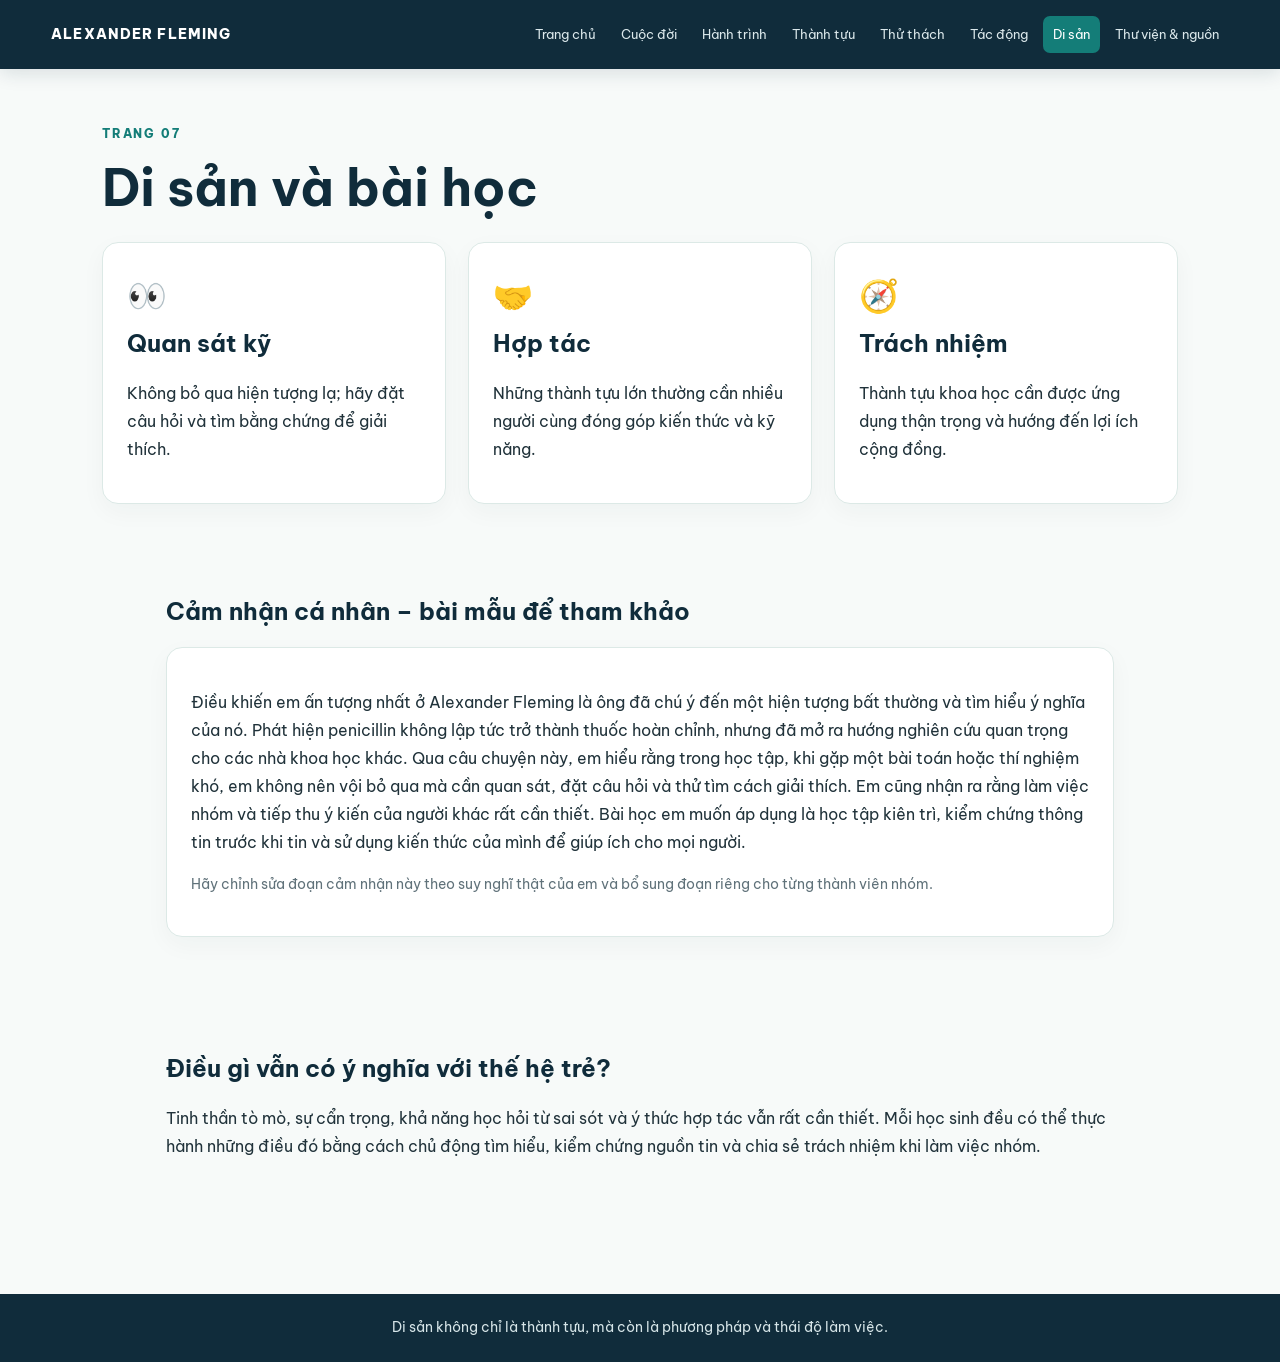
<file: disan_baihoc.html>
<!DOCTYPE html><html lang="vi"><head><meta charset="UTF-8"><meta name="viewport" content="width=device-width, initial-scale=1.0"><title>Di sản và bài học – Alexander Fleming</title><link rel="stylesheet" href="style.css"></head><body>
<header class="site-header"><a class="brand" href="index.html">ALEXANDER FLEMING</a><nav><a href="index.html">Trang chủ</a><a href="cuocdoi.html">Cuộc đời</a><a href="hanhtrinh.html">Hành trình</a><a href="thanhtuu.html">Thành tựu</a><a href="thuthach.html">Thử thách</a><a href="tacdong.html">Tác động</a><a class="active" href="disan_baihoc.html">Di sản</a><a href="thuvien_nguon.html">Thư viện & nguồn</a></nav></header>
<main class="page"><p class="eyebrow">TRANG 07</p><h1>Di sản và bài học</h1><div class="grid three"><article class="card"><span class="icon">👀</span><h2>Quan sát kỹ</h2><p>Không bỏ qua hiện tượng lạ; hãy đặt câu hỏi và tìm bằng chứng để giải thích.</p></article><article class="card"><span class="icon">🤝</span><h2>Hợp tác</h2><p>Những thành tựu lớn thường cần nhiều người cùng đóng góp kiến thức và kỹ năng.</p></article><article class="card"><span class="icon">🧭</span><h2>Trách nhiệm</h2><p>Thành tựu khoa học cần được ứng dụng thận trọng và hướng đến lợi ích cộng đồng.</p></article></div>
<section class="section"><h2>Cảm nhận cá nhân – bài mẫu để tham khảo</h2><article class="card"><p>Điều khiến em ấn tượng nhất ở Alexander Fleming là ông đã chú ý đến một hiện tượng bất thường và tìm hiểu ý nghĩa của nó. Phát hiện penicillin không lập tức trở thành thuốc hoàn chỉnh, nhưng đã mở ra hướng nghiên cứu quan trọng cho các nhà khoa học khác. Qua câu chuyện này, em hiểu rằng trong học tập, khi gặp một bài toán hoặc thí nghiệm khó, em không nên vội bỏ qua mà cần quan sát, đặt câu hỏi và thử tìm cách giải thích. Em cũng nhận ra rằng làm việc nhóm và tiếp thu ý kiến của người khác rất cần thiết. Bài học em muốn áp dụng là học tập kiên trì, kiểm chứng thông tin trước khi tin và sử dụng kiến thức của mình để giúp ích cho mọi người.</p><p class="note">Hãy chỉnh sửa đoạn cảm nhận này theo suy nghĩ thật của em và bổ sung đoạn riêng cho từng thành viên nhóm.</p></article></section>
<section class="section"><h2>Điều gì vẫn có ý nghĩa với thế hệ trẻ?</h2><p>Tinh thần tò mò, sự cẩn trọng, khả năng học hỏi từ sai sót và ý thức hợp tác vẫn rất cần thiết. Mỗi học sinh đều có thể thực hành những điều đó bằng cách chủ động tìm hiểu, kiểm chứng nguồn tin và chia sẻ trách nhiệm khi làm việc nhóm.</p></section></main><footer>Di sản không chỉ là thành tựu, mà còn là phương pháp và thái độ làm việc.</footer></body></html>
</file>
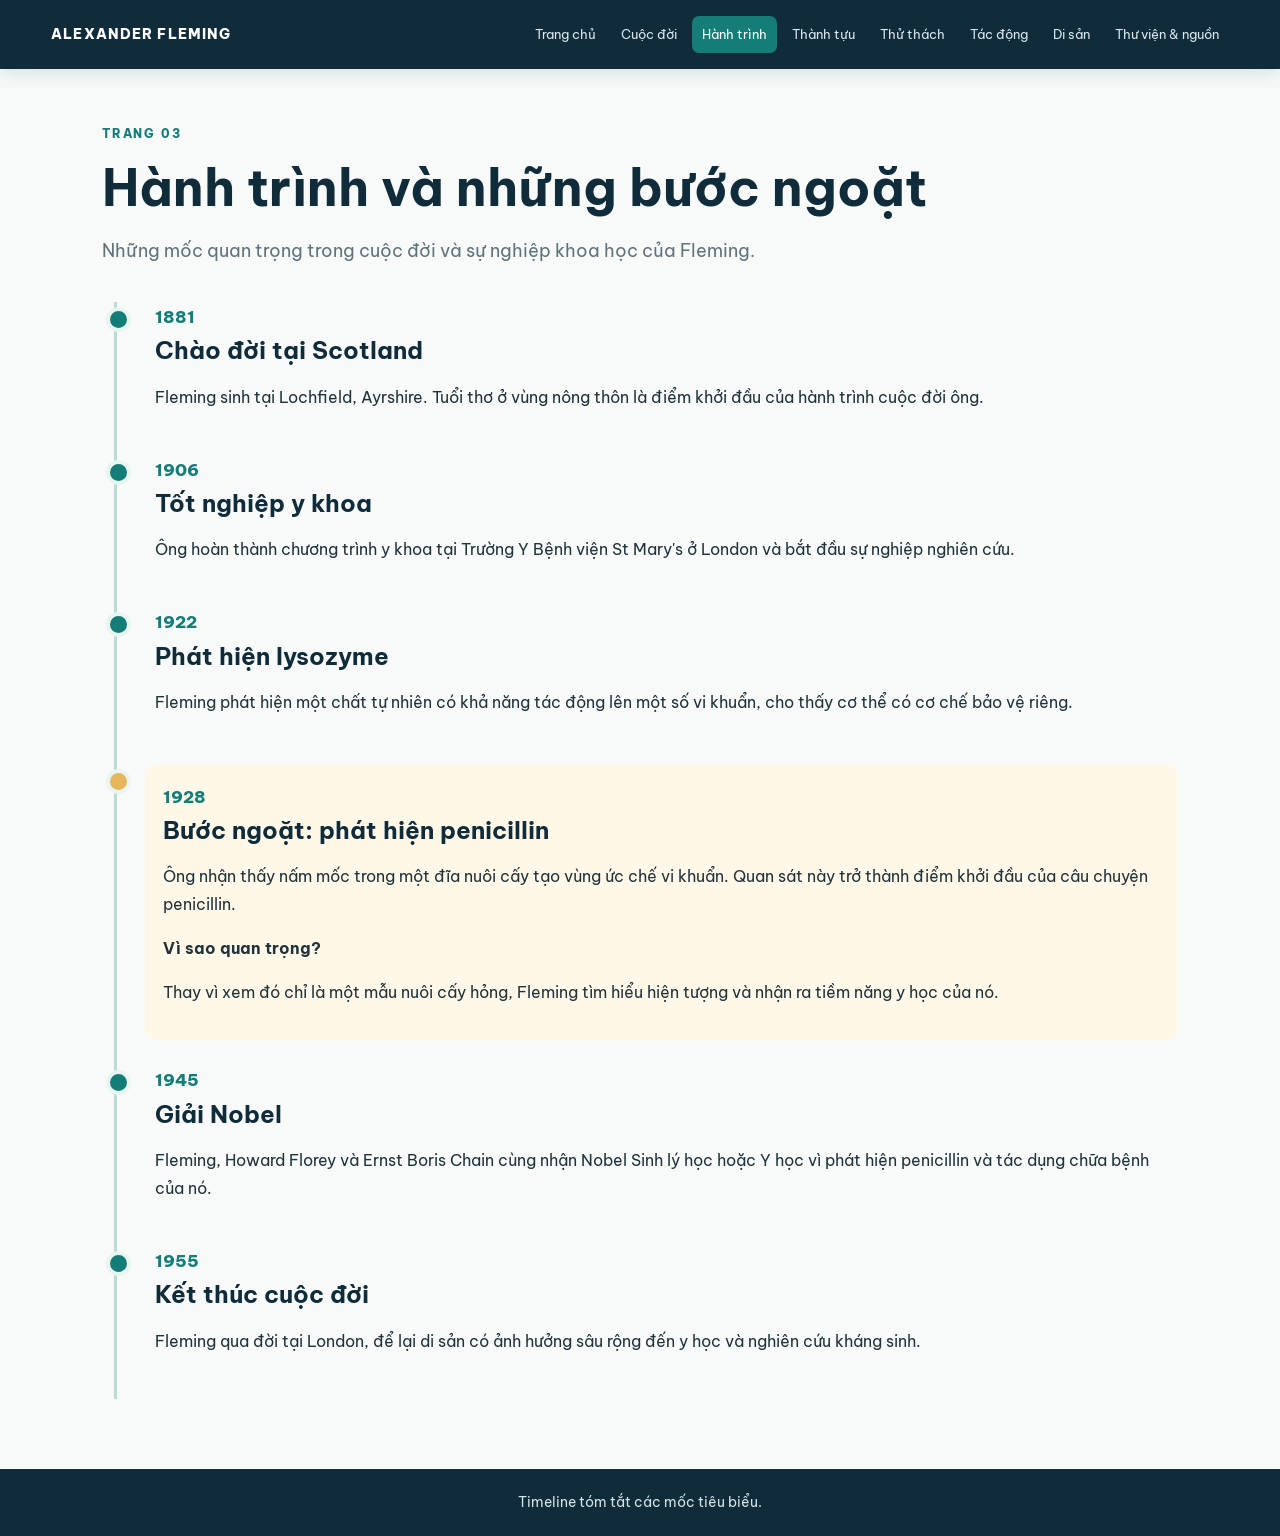
<file: hanhtrinh.html>
<!DOCTYPE html><html lang="vi"><head><meta charset="UTF-8"><meta name="viewport" content="width=device-width, initial-scale=1.0"><title>Hành trình – Alexander Fleming</title><link rel="stylesheet" href="style.css"></head><body>
<header class="site-header"><a class="brand" href="index.html">ALEXANDER FLEMING</a><nav><a href="index.html">Trang chủ</a><a href="cuocdoi.html">Cuộc đời</a><a class="active" href="hanhtrinh.html">Hành trình</a><a href="thanhtuu.html">Thành tựu</a><a href="thuthach.html">Thử thách</a><a href="tacdong.html">Tác động</a><a href="disan_baihoc.html">Di sản</a><a href="thuvien_nguon.html">Thư viện & nguồn</a></nav></header>
<main class="page"><p class="eyebrow">TRANG 03</p><h1>Hành trình và những bước ngoặt</h1><p class="lead">Những mốc quan trọng trong cuộc đời và sự nghiệp khoa học của Fleming.</p>
<div class="timeline"><article><span>1881</span><h2>Chào đời tại Scotland</h2><p>Fleming sinh tại Lochfield, Ayrshire. Tuổi thơ ở vùng nông thôn là điểm khởi đầu của hành trình cuộc đời ông.</p></article><article><span>1906</span><h2>Tốt nghiệp y khoa</h2><p>Ông hoàn thành chương trình y khoa tại Trường Y Bệnh viện St Mary's ở London và bắt đầu sự nghiệp nghiên cứu.</p></article><article><span>1922</span><h2>Phát hiện lysozyme</h2><p>Fleming phát hiện một chất tự nhiên có khả năng tác động lên một số vi khuẩn, cho thấy cơ thể có cơ chế bảo vệ riêng.</p></article><article class="turning"><span>1928</span><h2>Bước ngoặt: phát hiện penicillin</h2><p>Ông nhận thấy nấm mốc trong một đĩa nuôi cấy tạo vùng ức chế vi khuẩn. Quan sát này trở thành điểm khởi đầu của câu chuyện penicillin.</p><strong>Vì sao quan trọng?</strong><p>Thay vì xem đó chỉ là một mẫu nuôi cấy hỏng, Fleming tìm hiểu hiện tượng và nhận ra tiềm năng y học của nó.</p></article><article><span>1945</span><h2>Giải Nobel</h2><p>Fleming, Howard Florey và Ernst Boris Chain cùng nhận Nobel Sinh lý học hoặc Y học vì phát hiện penicillin và tác dụng chữa bệnh của nó.</p></article><article><span>1955</span><h2>Kết thúc cuộc đời</h2><p>Fleming qua đời tại London, để lại di sản có ảnh hưởng sâu rộng đến y học và nghiên cứu kháng sinh.</p></article></div></main><footer>Timeline tóm tắt các mốc tiêu biểu.</footer></body></html>
</file>
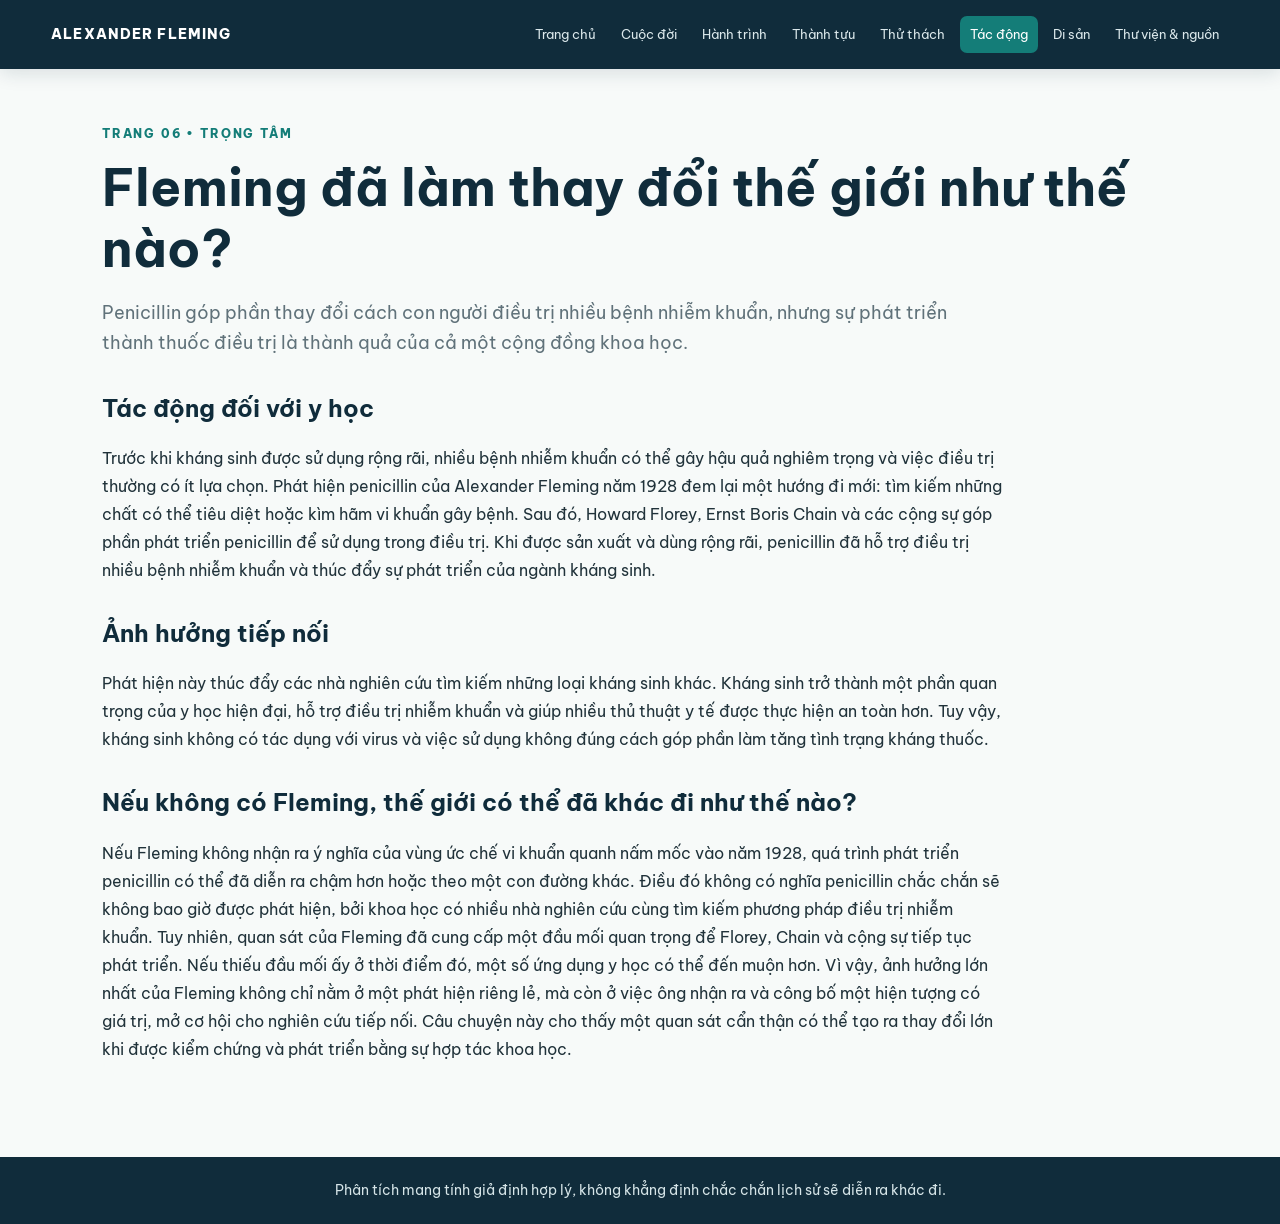
<file: tacdong.html>
<!DOCTYPE html><html lang="vi"><head><meta charset="UTF-8"><meta name="viewport" content="width=device-width, initial-scale=1.0"><title>Tác động – Alexander Fleming</title><link rel="stylesheet" href="style.css"></head><body>
<header class="site-header"><a class="brand" href="index.html">ALEXANDER FLEMING</a><nav><a href="index.html">Trang chủ</a><a href="cuocdoi.html">Cuộc đời</a><a href="hanhtrinh.html">Hành trình</a><a href="thanhtuu.html">Thành tựu</a><a href="thuthach.html">Thử thách</a><a class="active" href="tacdong.html">Tác động</a><a href="disan_baihoc.html">Di sản</a><a href="thuvien_nguon.html">Thư viện & nguồn</a></nav></header>
<main class="page"><p class="eyebrow">TRANG 06 • TRỌNG TÂM</p><h1>Fleming đã làm thay đổi thế giới như thế nào?</h1><p class="lead">Penicillin góp phần thay đổi cách con người điều trị nhiều bệnh nhiễm khuẩn, nhưng sự phát triển thành thuốc điều trị là thành quả của cả một cộng đồng khoa học.</p>
<section class="article"><h2>Tác động đối với y học</h2><p>Trước khi kháng sinh được sử dụng rộng rãi, nhiều bệnh nhiễm khuẩn có thể gây hậu quả nghiêm trọng và việc điều trị thường có ít lựa chọn. Phát hiện penicillin của Alexander Fleming năm 1928 đem lại một hướng đi mới: tìm kiếm những chất có thể tiêu diệt hoặc kìm hãm vi khuẩn gây bệnh. Sau đó, Howard Florey, Ernst Boris Chain và các cộng sự góp phần phát triển penicillin để sử dụng trong điều trị. Khi được sản xuất và dùng rộng rãi, penicillin đã hỗ trợ điều trị nhiều bệnh nhiễm khuẩn và thúc đẩy sự phát triển của ngành kháng sinh.</p>
<h2>Ảnh hưởng tiếp nối</h2><p>Phát hiện này thúc đẩy các nhà nghiên cứu tìm kiếm những loại kháng sinh khác. Kháng sinh trở thành một phần quan trọng của y học hiện đại, hỗ trợ điều trị nhiễm khuẩn và giúp nhiều thủ thuật y tế được thực hiện an toàn hơn. Tuy vậy, kháng sinh không có tác dụng với virus và việc sử dụng không đúng cách góp phần làm tăng tình trạng kháng thuốc.</p>
<h2>Nếu không có Fleming, thế giới có thể đã khác đi như thế nào?</h2><p>Nếu Fleming không nhận ra ý nghĩa của vùng ức chế vi khuẩn quanh nấm mốc vào năm 1928, quá trình phát triển penicillin có thể đã diễn ra chậm hơn hoặc theo một con đường khác. Điều đó không có nghĩa penicillin chắc chắn sẽ không bao giờ được phát hiện, bởi khoa học có nhiều nhà nghiên cứu cùng tìm kiếm phương pháp điều trị nhiễm khuẩn. Tuy nhiên, quan sát của Fleming đã cung cấp một đầu mối quan trọng để Florey, Chain và cộng sự tiếp tục phát triển. Nếu thiếu đầu mối ấy ở thời điểm đó, một số ứng dụng y học có thể đến muộn hơn. Vì vậy, ảnh hưởng lớn nhất của Fleming không chỉ nằm ở một phát hiện riêng lẻ, mà còn ở việc ông nhận ra và công bố một hiện tượng có giá trị, mở cơ hội cho nghiên cứu tiếp nối. Câu chuyện này cho thấy một quan sát cẩn thận có thể tạo ra thay đổi lớn khi được kiểm chứng và phát triển bằng sự hợp tác khoa học.</p></section></main><footer>Phân tích mang tính giả định hợp lý, không khẳng định chắc chắn lịch sử sẽ diễn ra khác đi.</footer></body></html>
</file>
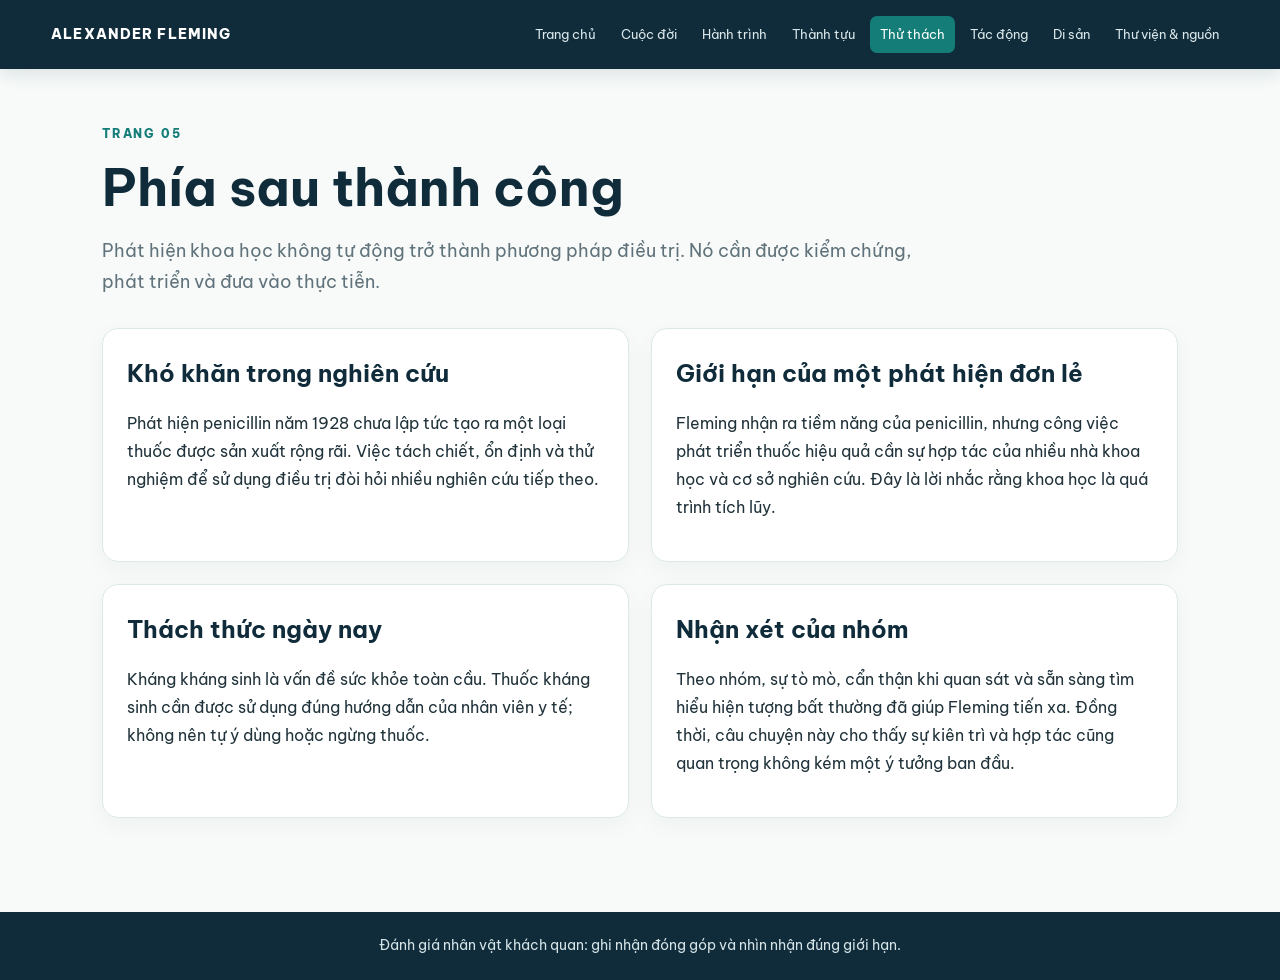
<file: thuthach.html>
<!DOCTYPE html><html lang="vi"><head><meta charset="UTF-8"><meta name="viewport" content="width=device-width, initial-scale=1.0"><title>Thử thách – Alexander Fleming</title><link rel="stylesheet" href="style.css"></head><body>
<header class="site-header"><a class="brand" href="index.html">ALEXANDER FLEMING</a><nav><a href="index.html">Trang chủ</a><a href="cuocdoi.html">Cuộc đời</a><a href="hanhtrinh.html">Hành trình</a><a href="thanhtuu.html">Thành tựu</a><a class="active" href="thuthach.html">Thử thách</a><a href="tacdong.html">Tác động</a><a href="disan_baihoc.html">Di sản</a><a href="thuvien_nguon.html">Thư viện & nguồn</a></nav></header>
<main class="page"><p class="eyebrow">TRANG 05</p><h1>Phía sau thành công</h1><p class="lead">Phát hiện khoa học không tự động trở thành phương pháp điều trị. Nó cần được kiểm chứng, phát triển và đưa vào thực tiễn.</p><div class="grid two"><article class="card"><h2>Khó khăn trong nghiên cứu</h2><p>Phát hiện penicillin năm 1928 chưa lập tức tạo ra một loại thuốc được sản xuất rộng rãi. Việc tách chiết, ổn định và thử nghiệm để sử dụng điều trị đòi hỏi nhiều nghiên cứu tiếp theo.</p></article><article class="card"><h2>Giới hạn của một phát hiện đơn lẻ</h2><p>Fleming nhận ra tiềm năng của penicillin, nhưng công việc phát triển thuốc hiệu quả cần sự hợp tác của nhiều nhà khoa học và cơ sở nghiên cứu. Đây là lời nhắc rằng khoa học là quá trình tích lũy.</p></article><article class="card"><h2>Thách thức ngày nay</h2><p>Kháng kháng sinh là vấn đề sức khỏe toàn cầu. Thuốc kháng sinh cần được sử dụng đúng hướng dẫn của nhân viên y tế; không nên tự ý dùng hoặc ngừng thuốc.</p></article><article class="card"><h2>Nhận xét của nhóm</h2><p>Theo nhóm, sự tò mò, cẩn thận khi quan sát và sẵn sàng tìm hiểu hiện tượng bất thường đã giúp Fleming tiến xa. Đồng thời, câu chuyện này cho thấy sự kiên trì và hợp tác cũng quan trọng không kém một ý tưởng ban đầu.</p></article></div></main><footer>Đánh giá nhân vật khách quan: ghi nhận đóng góp và nhìn nhận đúng giới hạn.</footer></body></html>
</file>
<file: style.css>
@import url('https://fonts.googleapis.com/css2?family=Be+Vietnam+Pro:wght@400;500;600;700;800&display=swap');
:root{--navy:#102c3b;--teal:#147d78;--mint:#e8f5f1;--gold:#e5b65c;--ink:#20323a;--muted:#60727a;--paper:#f7faf9;--white:#fff}
*{box-sizing:border-box}html{scroll-behavior:smooth}body{margin:0;background:var(--paper);color:var(--ink);font-family:"Be Vietnam Pro",Arial,sans-serif;line-height:1.75}
.site-header{background:var(--navy);color:white;padding:16px max(4vw,18px);display:flex;align-items:center;justify-content:space-between;gap:20px;flex-wrap:wrap;box-shadow:0 4px 18px #102c3b22}.brand{font-weight:800;letter-spacing:.08em;color:white;text-decoration:none;font-size:.88rem}.site-header nav{display:flex;flex-wrap:wrap;gap:5px}.site-header nav a{color:#dbe8eb;text-decoration:none;padding:7px 10px;border-radius:7px;font-size:.83rem;transition:.2s}.site-header nav a:hover,.site-header nav a.active{background:var(--teal);color:white}
main{min-height:70vh}.hero{background:linear-gradient(120deg,#102c3b 0%,#185d60 100%);color:white;padding:clamp(32px,7vw,90px) max(5vw,22px);display:grid;grid-template-columns:1.15fr .85fr;align-items:center;gap:40px}.hero h1{font-size:clamp(2.6rem,6vw,5.2rem);line-height:1.08;margin:10px 0;color:#fff}.hero h2{font-size:clamp(1.15rem,2.4vw,1.8rem);color:#c6e9df;margin:14px 0}.hero p{max-width:650px}.hero img{width:100%;max-height:470px;object-fit:cover;object-position:top;border-radius:22px;border:5px solid #ffffff24;box-shadow:0 22px 50px #061c2480}
.eyebrow{font-size:.76rem;font-weight:800;letter-spacing:.15em;color:var(--teal);text-transform:uppercase}.hero .eyebrow{color:var(--gold)}.button{display:inline-block;background:var(--gold);color:var(--navy);font-weight:800;text-decoration:none;padding:11px 18px;border-radius:9px;margin-top:14px;transition:.2s}.button:hover{transform:translateY(-2px);box-shadow:0 8px 20px #0002}
.section{padding:48px max(5vw,22px)}.section h2,.page h2{color:var(--navy);line-height:1.3}.page{max-width:1120px;margin:0 auto;padding:42px 22px 70px}.page>h1{font-size:clamp(2rem,4vw,3.5rem);line-height:1.2;color:var(--navy);margin:8px 0 18px}.lead{font-size:1.1rem;color:var(--muted);max-width:850px;margin-bottom:30px}
.grid{display:grid;gap:22px}.grid.three{grid-template-columns:repeat(3,minmax(0,1fr));max-width:1200px;margin:24px auto}.grid.two{grid-template-columns:repeat(2,minmax(0,1fr));margin:24px 0}.card{background:var(--white);padding:24px;border:1px solid #dce9e6;border-radius:16px;box-shadow:0 8px 24px #183b3b0a;transition:transform .2s,box-shadow .2s}.card:hover{transform:translateY(-4px);box-shadow:0 15px 30px #183b3b12}.card h2,.card h3{margin-top:5px}.card img{width:100%;height:210px;object-fit:cover;border-radius:11px}.icon{font-size:2rem}.split{display:grid;grid-template-columns:.8fr 1.2fr;align-items:center;gap:36px;background:var(--mint)}.split img{width:100%;max-height:340px;object-fit:contain;background:white;border-radius:14px;padding:16px}.quote{margin:20px auto 55px;max-width:1000px;padding:30px;background:#fff;border-left:5px solid var(--gold);border-radius:0 14px 14px 0;text-align:center}.quote p{font-size:1.35rem;font-weight:700;color:var(--navy)}.quote small,.note{color:var(--muted);font-size:.9rem}
.timeline{border-left:3px solid #b8ddd4;margin:35px 0 0 12px;padding-left:28px}.timeline article{position:relative;padding:0 0 28px 10px}.timeline article:before{content:"";position:absolute;left:-39px;top:5px;width:17px;height:17px;border-radius:50%;background:var(--teal);border:4px solid var(--mint)}.timeline article>span{display:inline-block;color:var(--teal);font-weight:800;font-size:1.05rem}.timeline h2{margin:4px 0}.timeline .turning{background:#fff8e8;border-radius:12px;padding:18px;margin:4px 0 25px 0}.timeline .turning:before{background:var(--gold)}
.article{max-width:900px}.article p{margin:0 0 24px}.article h2{margin-top:34px}.gallery{display:grid;grid-template-columns:repeat(4,minmax(0,1fr));gap:16px}.gallery figure{margin:0;background:#fff;border-radius:12px;overflow:hidden;box-shadow:0 5px 20px #102c3b10;transition:.2s}.gallery figure:hover{transform:scale(1.02)}.gallery img{width:100%;height:180px;object-fit:cover;display:block}.gallery figcaption{padding:10px 12px;font-size:.88rem;font-weight:600}.video{position:relative;aspect-ratio:16/9;max-width:850px;background:#dce9e6;border-radius:14px;overflow:hidden}.video iframe{width:100%;height:100%;border:0}.sources li{padding:7px 0}.sources a{color:var(--teal);overflow-wrap:anywhere}.table-wrap{overflow-x:auto}table{width:100%;border-collapse:collapse;background:#fff;border-radius:12px;overflow:hidden}th,td{padding:13px;text-align:left;border-bottom:1px solid #dce9e6}th{background:var(--navy);color:#fff}footer{background:var(--navy);color:#d5e4e7;text-align:center;padding:22px;font-size:.85rem}
@media(max-width:800px){.hero{grid-template-columns:1fr}.hero img{max-height:360px}.grid.three{grid-template-columns:1fr}.grid.two,.split{grid-template-columns:1fr}.gallery{grid-template-columns:repeat(2,minmax(0,1fr))}.site-header{align-items:flex-start}.site-header nav a{font-size:.78rem;padding:6px 8px}.section{padding-top:32px;padding-bottom:32px}}
@media(max-width:420px){.gallery{grid-template-columns:1fr}.gallery img{height:220px}.card{padding:18px}.page{padding-inline:16px}}
</file>
